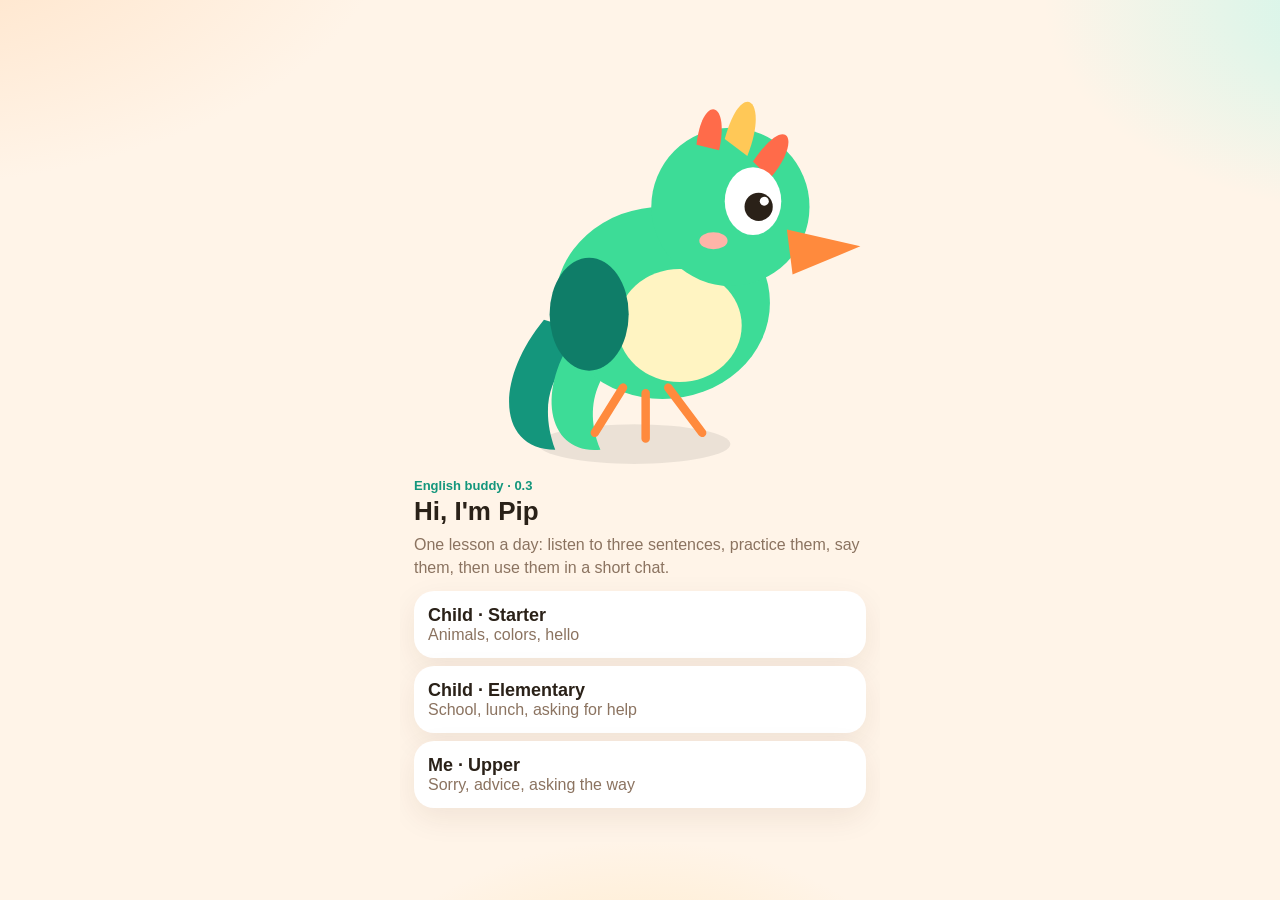
<file: index.html>
<!DOCTYPE html>
<html lang="en">
<head>
  <meta charset="UTF-8" />
  <meta name="viewport" content="width=device-width, initial-scale=1, viewport-fit=cover" />
  <meta name="format-detection" content="telephone=no" />
  <meta name="description" content="Pip English is a four-minute daily lesson. Listen, practice, say the sentence, then use it." />
  <meta name="theme-color" content="#ff6b4a" />
  <meta name="apple-mobile-web-app-capable" content="yes" />
  <meta name="apple-mobile-web-app-title" content="Pip English" />
  <title>Pip English</title>
  <link rel="manifest" href="manifest.webmanifest" />
  <link rel="icon" href="icon-192.png" />
  <link rel="apple-touch-icon" href="icon-192.png" />
  <link rel="stylesheet" href="css/app.css" />
</head>
<body>
  <div id="fx"></div>
  <div id="toast" role="status"></div>
  <div id="app"></div>
  <script src="js/data.js"></script>
  <script src="js/locale.js"></script>
  <script src="js/world.js"></script>
  <script src="js/app.js"></script>
  <script src="js/visit.js"></script>
</body>
</html>
</file>
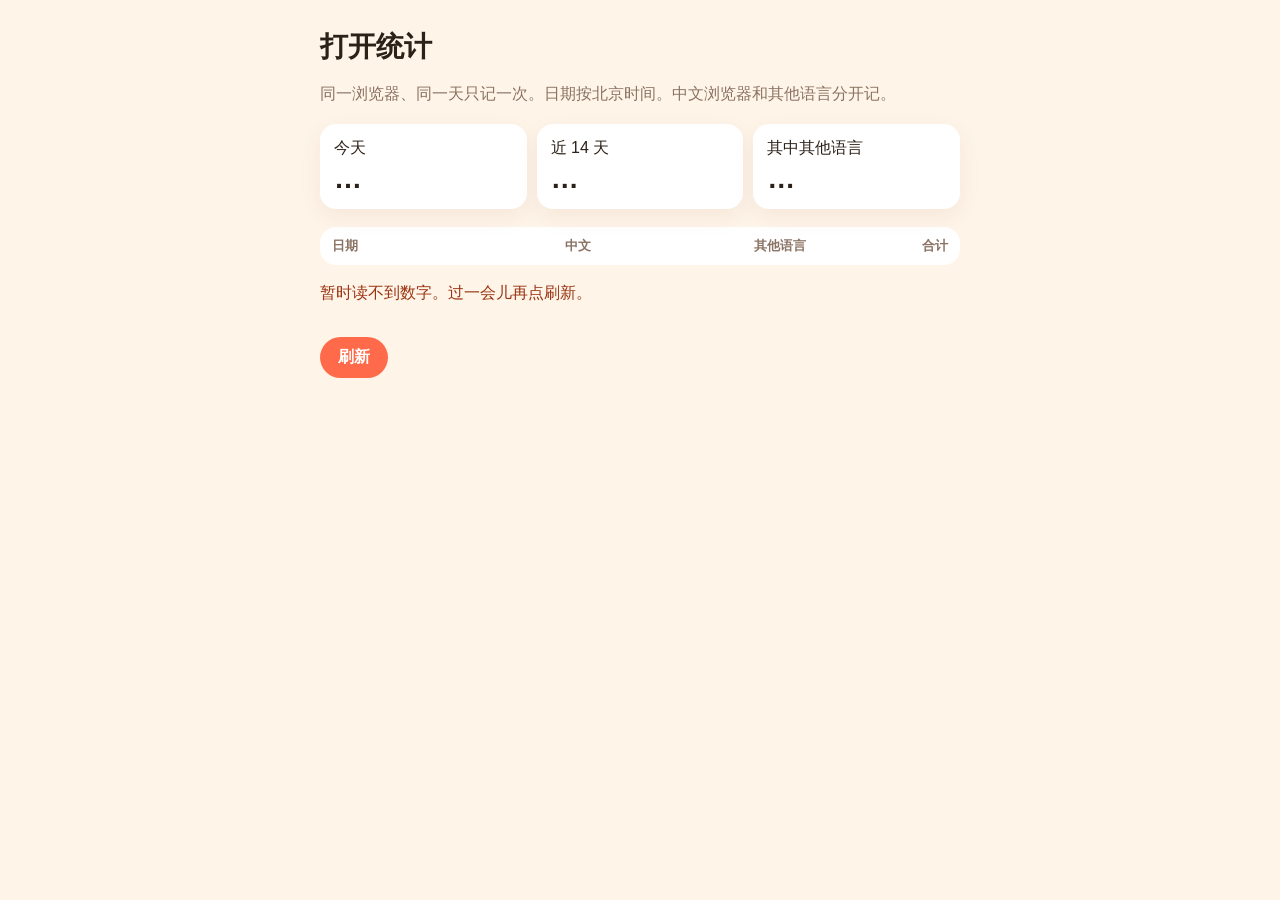
<file: view-k7m2.html>
<!DOCTYPE html>
<html lang="zh-CN">
<head>
  <meta charset="UTF-8" />
  <meta name="viewport" content="width=device-width, initial-scale=1" />
  <meta name="robots" content="noindex" />
  <title>皮皮英语 · 打开统计</title>
  <style>
    :root { color-scheme: light; }
    body {
      margin: 0;
      font-family: "Segoe UI", "PingFang SC", "Microsoft YaHei", sans-serif;
      background: #fff4e8;
      color: #2b2118;
    }
    main { max-width: 640px; margin: 0 auto; padding: 28px 18px 48px; }
    h1 { margin: 0 0 8px; font-size: 28px; }
    p { line-height: 1.5; }
    .muted { color: #8a7363; }
    .cards { display: grid; grid-template-columns: repeat(3, 1fr); gap: 10px; margin: 18px 0; }
    .card { background: #fff; border-radius: 16px; padding: 14px; box-shadow: 0 8px 24px rgba(80, 40, 10, 0.06); }
    .card b { display: block; font-size: 28px; margin-top: 4px; }
    table { width: 100%; border-collapse: collapse; background: #fff; border-radius: 16px; overflow: hidden; }
    th, td { text-align: right; padding: 10px 12px; }
    th:first-child, td:first-child { text-align: left; }
    th { color: #8a7363; font-weight: 650; font-size: 13px; }
    tr + tr td { border-top: 1px solid #f3e6da; }
    button {
      margin-top: 16px;
      border: 0;
      background: #ff6b4a;
      color: #fff;
      font: inherit;
      font-weight: 700;
      border-radius: 999px;
      padding: 10px 18px;
      cursor: pointer;
    }
    .err { color: #9a3412; }
  </style>
</head>
<body>
  <main>
    <h1>打开统计</h1>
    <p class="muted">同一浏览器、同一天只记一次。日期按北京时间。中文浏览器和其他语言分开记。</p>
    <div class="cards">
      <div class="card">今天<b id="today">…</b></div>
      <div class="card">近 14 天<b id="fortnight">…</b></div>
      <div class="card">其中其他语言<b id="other">…</b></div>
    </div>
    <table>
      <thead><tr><th>日期</th><th>中文</th><th>其他语言</th><th>合计</th></tr></thead>
      <tbody id="rows"></tbody>
    </table>
    <p id="note" class="muted">正在读取。</p>
    <button type="button" id="reload">刷新</button>
  </main>
  <script>
    var NS = "pipenk7m2q9x4b";
    function dayKey(d) {
      var shifted = new Date(d.getTime() + 8 * 60 * 60 * 1000);
      var month = String(shifted.getUTCMonth() + 1).padStart(2, "0");
      var day = String(shifted.getUTCDate()).padStart(2, "0");
      return shifted.getUTCFullYear() + "-" + month + "-" + day;
    }
    function read(key) {
      return fetch("https://abacus.jasoncameron.dev/get/" + NS + "/" + key, { cache: "no-store" })
        .then(function (res) {
          if (res.status === 404) return 0;
          if (!res.ok) throw new Error("read");
          return res.json().then(function (data) { return data.value || 0; });
        });
    }
    function load() {
      var note = document.getElementById("note");
      note.className = "muted";
      note.textContent = "正在读取。";
      var days = [];
      for (var i = 0; i < 14; i++) days.push(dayKey(new Date(Date.now() - i * 86400000)));
      var jobs = [];
      days.forEach(function (day) {
        jobs.push(read("zh-" + day).then(function (n) { return { day: day, bucket: "zh", n: n }; }));
        jobs.push(read("other-" + day).then(function (n) { return { day: day, bucket: "other", n: n }; }));
      });
      var index = 0;
      var results = [];
      function next() {
        if (index >= jobs.length) return Promise.resolve();
        var job = jobs[index++];
        return job.then(function (row) {
          results.push(row);
          return next();
        });
      }
      Promise.all([next(), next(), next(), next()]).then(function () {
        var byDay = {};
        days.forEach(function (day) { byDay[day] = { zh: 0, other: 0 }; });
        results.forEach(function (row) { byDay[row.day][row.bucket] = row.n; });
        var body = document.getElementById("rows");
        var fortnight = 0;
        var other = 0;
        body.innerHTML = days.map(function (day) {
          var zh = byDay[day].zh;
          var rest = byDay[day].other;
          var total = zh + rest;
          fortnight += total;
          other += rest;
          return "<tr><td>" + day + "</td><td>" + zh + "</td><td>" + rest + "</td><td>" + total + "</td></tr>";
        }).join("");
        document.getElementById("today").textContent = (byDay[days[0]].zh + byDay[days[0]].other);
        document.getElementById("fortnight").textContent = fortnight;
        document.getElementById("other").textContent = other;
        note.textContent = fortnight
          ? "这里记的是有人打开网页。统计页本身不会被记入。"
          : "这 14 天还没有记录。有人打开学习页之后，刷新这里就能看到。";
      }).catch(function () {
        note.className = "err";
        note.textContent = "暂时读不到数字。过一会儿再点刷新。";
      });
    }
    document.getElementById("reload").addEventListener("click", load);
    load();
  </script>
</body>
</html>
</file>
<file: css/app.css>
:root {
  --bg: #fff4e8;
  --ink: #2a2118;
  --muted: #8b7360;
  --line: #f0e0d0;
  --card: #ffffff;
  --coral: #ff6b4a;
  --coral-d: #d84b2e;
  --teal: #14967c;
  --teal-s: #d9f8ef;
  --sun: #ffc857;
  --sun-d: #e0a52e;
  --sky: #7ec8e3;
  --shadow: 0 10px 30px rgba(80, 42, 12, 0.08);
  --nav-h: 96px;
  font-family: "Trebuchet MS", "Segoe UI", "PingFang SC", "Microsoft YaHei", sans-serif;
}

* { box-sizing: border-box; }
html, body { margin: 0; padding: 0; }
body {
  color: var(--ink);
  background:
    radial-gradient(900px 480px at -10% -10%, #ffe0c2 0%, transparent 58%),
    radial-gradient(700px 420px at 110% 0%, #c9f6ea 0%, transparent 52%),
    radial-gradient(640px 480px at 50% 120%, rgba(255, 200, 87, 0.35) 0%, transparent 50%),
    var(--bg);
  min-height: 100dvh;
}
button, input { font: inherit; color: inherit; }
button { cursor: pointer; }
button:focus-visible, input:focus-visible {
  outline: 3px solid var(--teal);
  outline-offset: 2px;
}

#app {
  width: min(480px, 100%);
  margin: 0 auto;
  height: 100dvh;
  padding: 14px 14px calc(var(--nav-h) + env(safe-area-inset-bottom));
  display: flex;
  flex-direction: column;
  overflow: hidden;
}
#app.bare { padding-bottom: 24px; }

.top {
  display: flex;
  align-items: center;
  justify-content: space-between;
  gap: 10px;
  margin-bottom: 12px;
}
.brand, .icon-btn, .star-pill, .text-btn {
  border: 0;
  background: transparent;
}
.brand { display: flex; align-items: center; gap: 8px; padding: 0; text-align: left; }
.brand-name { font-weight: 800; letter-spacing: 0.02em; }
.brand-name small { display: block; font-weight: 650; color: var(--muted); font-size: 12px; }
.top-actions { display: flex; align-items: center; gap: 6px; }
.star-pill, .icon-btn {
  background: #fff;
  border-radius: 999px;
  box-shadow: var(--shadow);
}
.star-pill { padding: 8px 12px; font-weight: 800; }
.icon-btn { width: 40px; height: 40px; }

.hero, .panel, .play-card, .prompt, .bubble, .sheet, .opt, .choice, .result-card, .word-chip {
  background: var(--card);
  border-radius: 22px;
  box-shadow: var(--shadow);
}
.hero { padding: 16px; display: grid; grid-template-columns: 108px 1fr; gap: 8px; align-items: center; }
.kicker { color: var(--teal); font-weight: 800; font-size: 13px; margin: 0 0 4px; }
.greet { font-size: 26px; line-height: 1.15; margin: 0 0 6px; font-weight: 800; }
.sub { margin: 0; color: var(--muted); line-height: 1.45; }
.quote { margin-top: 12px; background: #fff8ee; border-radius: 16px; padding: 10px 12px; }
.quote-en { font-weight: 800; }
.quote-zh { color: var(--muted); font-size: 14px; margin-top: 2px; }

.goals { display: grid; grid-template-columns: repeat(3, 1fr); gap: 8px; margin: 12px 0; }
.goal {
  background: #fff;
  border-radius: 16px;
  padding: 10px 8px;
  text-align: center;
  box-shadow: var(--shadow);
  font-weight: 800;
  font-size: 14px;
}
.goal span { display: block; color: var(--muted); font-size: 12px; font-weight: 650; margin-top: 2px; }
.goal.done { background: var(--teal-s); }
.lesson-card {
  width: 100%;
  text-align: left;
  border: 0;
  background: #2a2118;
  color: #fff;
  border-radius: 22px;
  padding: 16px;
  margin: 12px 0;
  box-shadow: 0 8px 0 #1a140e;
}
.lesson-card .kicker { color: #ffc857; }
.lesson-card b { display: block; font-size: 22px; margin: 4px 0; }
.lesson-card span { color: #f3e6d8; font-size: 14px; line-height: 1.45; }
.lesson-card .mini-steps { margin-top: 10px; font-weight: 800; letter-spacing: 0.04em; color: #ffc857; }
.lesson-card.done { background: #14967c; box-shadow: 0 8px 0 #0c705c; }
.lesson-card.done .kicker, .lesson-card.done .mini-steps { color: #fff8e8; }
.path-list { display: flex; flex-direction: column; gap: 8px; margin-bottom: 8px; }
.path-item {
  display: flex;
  align-items: center;
  gap: 10px;
  width: 100%;
  text-align: left;
  border: 0;
  background: #fff;
  border-radius: 16px;
  padding: 10px 12px;
  box-shadow: var(--shadow);
}
.path-item b { display: block; }
.path-item small { display: block; color: var(--muted); font-weight: 650; font-size: 12px; line-height: 1.4; }
.path-item .mark {
  width: 28px;
  height: 28px;
  border-radius: 999px;
  display: grid;
  place-items: center;
  background: #f3e6d8;
  font-weight: 800;
  flex: none;
}
.path-item.done .mark { background: var(--teal); color: #fff; }
.path-item.now .mark { background: var(--ink); color: #fff; }
.path-item.later { opacity: 0.72; }
.world-card { background: #245c8a; box-shadow: 0 8px 0 #163e5e; }
.world-card .kicker, .world-card .mini-steps { color: #d7f4ea; }
.pack-grid { display: grid; grid-template-columns: 1fr 1fr; gap: 10px; }
.pack-card { position: relative; background: #fff; border-radius: 18px; box-shadow: var(--shadow); }
.pack-card.on { outline: 3px solid var(--teal); }
.pack-open { width: 100%; border: 0; background: transparent; text-align: left; padding: 12px 36px 12px 12px; }
.pack-open b, .pack-open small { display: block; }
.pack-open small { color: var(--muted); font-weight: 650; margin-top: 2px; }
#app.spot .main { overflow: hidden; }
.spot-page { flex: 1; min-height: 0; overflow: hidden; overscroll-behavior: contain; touch-action: none; }
.spot-page .chat { flex: 0 1 80px; min-height: 48px; max-height: 80px; overflow: auto; }
.spot-scroll { flex: 1 1 auto; min-height: 0; overflow: auto; overscroll-behavior: contain; touch-action: pan-y; padding-bottom: 8px; }
.spot-page .actions { margin-top: 4px; }
.spot-page .prompt { padding: 12px 14px; margin-bottom: 8px; }
.spot-page .prompt h2 { font-size: 22px; line-height: 1.35; }
.spot-page .choice { padding: 12px; }
.spot-head { justify-content: space-between; }
.spot-head span { color: var(--muted); font-weight: 800; font-size: 13px; }
.swipe-hint { text-align: center; color: var(--muted); font-weight: 800; font-size: 13px; padding: 0 0 8px; }
.spot-page.enter-up { animation: spotInUp 280ms ease; }
.spot-page.enter-down { animation: spotInDown 280ms ease; }
@keyframes spotInUp { from { transform: translateY(36px); opacity: 0.45; } to { transform: none; opacity: 1; } }
@keyframes spotInDown { from { transform: translateY(-36px); opacity: 0.45; } to { transform: none; opacity: 1; } }
.stepbar { display: flex; gap: 6px; margin: 0 0 10px; }
.stepbar span {
  flex: 1;
  text-align: center;
  background: #fff;
  border-radius: 999px;
  padding: 6px 0;
  font-weight: 800;
  color: var(--muted);
  font-size: 13px;
}
.stepbar span.now { background: var(--ink); color: #fff; }
.stepbar span.done { background: var(--teal-s); color: var(--teal); }

.level-switch { display: flex; gap: 6px; margin: 8px 0 12px; }
.level-switch button, .chip, .ghost, .primary, .sun {
  border: 0;
  border-radius: 16px;
}
.level-switch button {
  flex: 1;
  background: #fff;
  padding: 10px 6px;
  font-weight: 800;
  box-shadow: var(--shadow);
}
.level-switch button.on { background: var(--ink); color: #fff; }

.play-card {
  width: 100%;
  text-align: left;
  padding: 16px;
  margin-bottom: 10px;
  display: grid;
  grid-template-columns: auto 1fr auto;
  gap: 12px;
  align-items: center;
}
.play-card b { display: block; font-size: 18px; }
.play-card span { color: var(--muted); font-size: 13px; line-height: 1.4; }
.emoji-badge { font-size: 28px; }
.chev { color: var(--muted); font-weight: 800; }

.row-title { display: flex; justify-content: space-between; align-items: baseline; margin: 16px 4px 8px; }
.row-title h2 { font-size: 16px; margin: 0; }
.row-title p, .hint, .muted { color: var(--muted); margin: 0; }
.chips { display: flex; gap: 8px; flex-wrap: wrap; }
.chip { background: #fff; padding: 8px 12px; font-weight: 800; box-shadow: var(--shadow); }
.chip.on { background: var(--teal); color: #fff; }
.pills { display: flex; gap: 8px; flex-wrap: wrap; }
.pill {
  border: 0;
  background: #fff;
  border-radius: 999px;
  padding: 8px 12px;
  box-shadow: var(--shadow);
  font-weight: 750;
}

.panel { padding: 16px; margin-bottom: 12px; }
.panel h2 { margin: 0 0 6px; font-size: 22px; }
.panel p { line-height: 1.5; }

.primary, .sun, .ghost {
  padding: 14px 16px;
  font-weight: 800;
  box-shadow: 0 5px 0 var(--coral-d);
}
.primary { background: var(--coral); color: #fff; }
.primary:active, .sun:active { transform: translateY(3px); box-shadow: 0 2px 0 var(--coral-d); }
.sun { background: var(--sun); box-shadow: 0 5px 0 var(--sun-d); }
.sun:active { box-shadow: 0 2px 0 var(--sun-d); }
.ghost { background: #fff; box-shadow: 0 5px 0 #eadfd4; }
.full { width: 100%; }
.stack { display: flex; flex-direction: column; gap: 8px; }
.actions { display: flex; gap: 8px; margin-top: 12px; }
.actions > * { flex: 1; }

.scene-card, .setup-card {
  width: 100%;
  text-align: left;
  border: 0;
  background: #fff;
  border-radius: 20px;
  padding: 14px;
  margin-bottom: 10px;
  box-shadow: var(--shadow);
  display: flex;
  gap: 12px;
  align-items: center;
}
.scene-card b, .setup-card b { display: block; font-size: 18px; }
.scene-card span, .setup-card span { color: var(--muted); }

.play-top { display: flex; align-items: center; gap: 8px; margin-bottom: 10px; }
.dots { display: flex; gap: 5px; flex: 1; }
.dots i { width: 100%; height: 8px; border-radius: 99px; background: #f0e0d0; display: block; }
.dots i.now { background: var(--sun); }
.dots i.done { background: var(--teal); }
.turn {
  background: #fff;
  border-radius: 16px;
  padding: 10px 12px;
  font-weight: 800;
  margin-bottom: 10px;
  box-shadow: var(--shadow);
}
.prompt { padding: 18px 16px; text-align: center; margin-bottom: 12px; }
.emoji-xl { font-size: 64px; line-height: 1; }
.prompt h2 { margin: 8px 0 0; font-size: 28px; }
.listen-btn {
  width: 92px;
  height: 92px;
  border-radius: 50%;
  border: 0;
  background: var(--teal);
  color: #fff;
  font-size: 36px;
  box-shadow: 0 6px 0 #0c705c;
}
.options, .choices { display: flex; flex-direction: column; gap: 8px; }
.options.grid { display: grid; grid-template-columns: 1fr 1fr; }
.opt, .choice {
  border: 3px solid transparent;
  padding: 16px 12px;
  font-weight: 800;
  font-size: 18px;
  text-align: center;
}
.choice { text-align: left; font-size: 17px; }
.choice small, .opt small { display: block; color: var(--muted); font-weight: 650; margin-top: 4px; font-size: 13px; }
.opt.ok, .choice.ok { border-color: var(--teal); background: var(--teal-s); }
.opt.bad, .choice.bad { border-color: var(--coral); animation: shake 0.35s linear; }
.why {
  margin-top: 10px;
  background: #fff4e4;
  border-radius: 16px;
  padding: 12px;
  line-height: 1.45;
}
.reveal-en { font-size: 36px; font-weight: 800; }
.reveal-zh { font-size: 18px; margin-top: 4px; }
.reveal-hint { color: var(--muted); font-size: 13px; margin-top: 8px; line-height: 1.4; }

.sentence { display: flex; flex-wrap: wrap; gap: 8px; justify-content: center; margin: 8px 0 12px; }
.word {
  border: 3px solid transparent;
  background: #fff;
  border-radius: 14px;
  padding: 12px 10px;
  font-weight: 800;
  font-size: 20px;
  box-shadow: var(--shadow);
}
.word.bad { border-color: var(--coral); animation: shake 0.35s linear; }
.word.hinted { border-color: var(--sun); background: #fff7df; }

.chat { display: flex; flex-direction: column; gap: 8px; overflow: auto; padding-bottom: 8px; flex: 1; min-height: 0; }
.stage { flex: 1; min-height: 0; display: flex; flex-direction: column; }
.bubble { padding: 12px 14px; max-width: 92%; }
.bubble.pip { align-self: flex-start; }
.bubble.me { align-self: flex-end; background: var(--teal-s); }
.bubble .en { font-weight: 800; font-size: 17px; }
.bubble .zh { color: var(--muted); margin-top: 4px; font-size: 13px; }
.follow {
  margin-top: 8px;
  background: #fff;
  border-radius: 20px;
  padding: 12px;
  box-shadow: var(--shadow);
}
.follow b { font-size: 18px; }

.main { flex: 1; display: flex; flex-direction: column; min-height: 0; overflow: auto; }
.name-input {
  width: 100%;
  border: 0;
  background: #fff;
  border-radius: 16px;
  padding: 14px;
  box-shadow: var(--shadow);
  margin: 8px 0 12px;
  font-size: 18px;
}
.pick {
  width: 100%;
  text-align: left;
  border: 0;
  background: #fff;
  border-radius: 20px;
  padding: 14px;
  margin-bottom: 8px;
  box-shadow: var(--shadow);
}
.pick b { display: block; font-size: 18px; }
.pick span { color: var(--muted); }
.onboard { padding-top: 12px; }
.parrot { width: 100%; height: auto; display: block; }
.parrot.sm { width: 42px; }
.hero .parrot { width: 108px; }

.nav {
  position: fixed;
  z-index: 15;
  left: 50%;
  transform: translateX(-50%);
  bottom: calc(10px + env(safe-area-inset-bottom));
  width: min(452px, calc(100% - 20px));
  background: #fff;
  border-radius: 22px;
  display: grid;
  grid-template-columns: repeat(5, 1fr);
  padding: 6px;
  box-shadow: 0 10px 30px rgba(80, 42, 12, 0.12);
}
.nav button { border: 0; background: transparent; border-radius: 16px; padding: 8px 2px; font-weight: 800; font-size: 12px; color: var(--muted); }
.nav button.on { background: #fff1e6; color: var(--ink); }
.nav small { display: block; font-size: 16px; }

.result-card { padding: 18px 18px 8px; text-align: center; }
.result-card .parrot { width: 128px; margin: 0 auto; }
.big-star { font-size: 42px; font-weight: 800; margin: 8px 0; }
.score-grid { display: grid; grid-template-columns: 1fr 1fr; gap: 8px; margin: 10px 0; }
.score-grid div { background: #fff8ee; border-radius: 16px; padding: 10px; }
.lines { text-align: left; margin-top: 8px; }
.lines li { margin: 6px 0; }

.overlay {
  position: fixed;
  inset: 0;
  background: rgba(42, 33, 24, 0.38);
  z-index: 40;
  display: grid;
  align-items: end;
  justify-items: center;
  padding: 16px;
}
.sheet { width: min(440px, 100%); padding: 18px; margin-bottom: 78px; }

#toast {
  position: fixed;
  top: 14px;
  left: 50%;
  transform: translateX(-50%) translateY(-12px);
  background: var(--ink);
  color: #fff;
  padding: 10px 14px;
  border-radius: 999px;
  opacity: 0;
  pointer-events: none;
  z-index: 50;
  max-width: min(420px, calc(100% - 24px));
  text-align: center;
}
#toast.show { opacity: 1; transform: translateX(-50%) translateY(0); transition: 0.2s ease; }

#fx { pointer-events: none; position: fixed; inset: 0; overflow: hidden; z-index: 45; }
.bit {
  position: absolute;
  left: 50%;
  top: 42%;
  width: 10px;
  height: 10px;
  border-radius: 3px;
  animation: popbit 0.8s ease-out forwards;
}

.about p { line-height: 1.55; }
.about h3 { margin: 16px 0 6px; font-size: 16px; }

@keyframes shake {
  25% { transform: translateX(-5px); }
  75% { transform: translateX(5px); }
}
@keyframes hop {
  40% { transform: translateY(-8px); }
  100% { transform: translateY(0); }
}
@keyframes popbit {
  to { transform: translate(var(--x), var(--y)) rotate(160deg); opacity: 0; }
}
.mood-happy { animation: hop 0.6s ease; }

@media (prefers-reduced-motion: reduce) {
  .bit { display: none; }
  .mood-happy, .opt.bad, .choice.bad, .word.bad { animation: none; }
}
</file>
